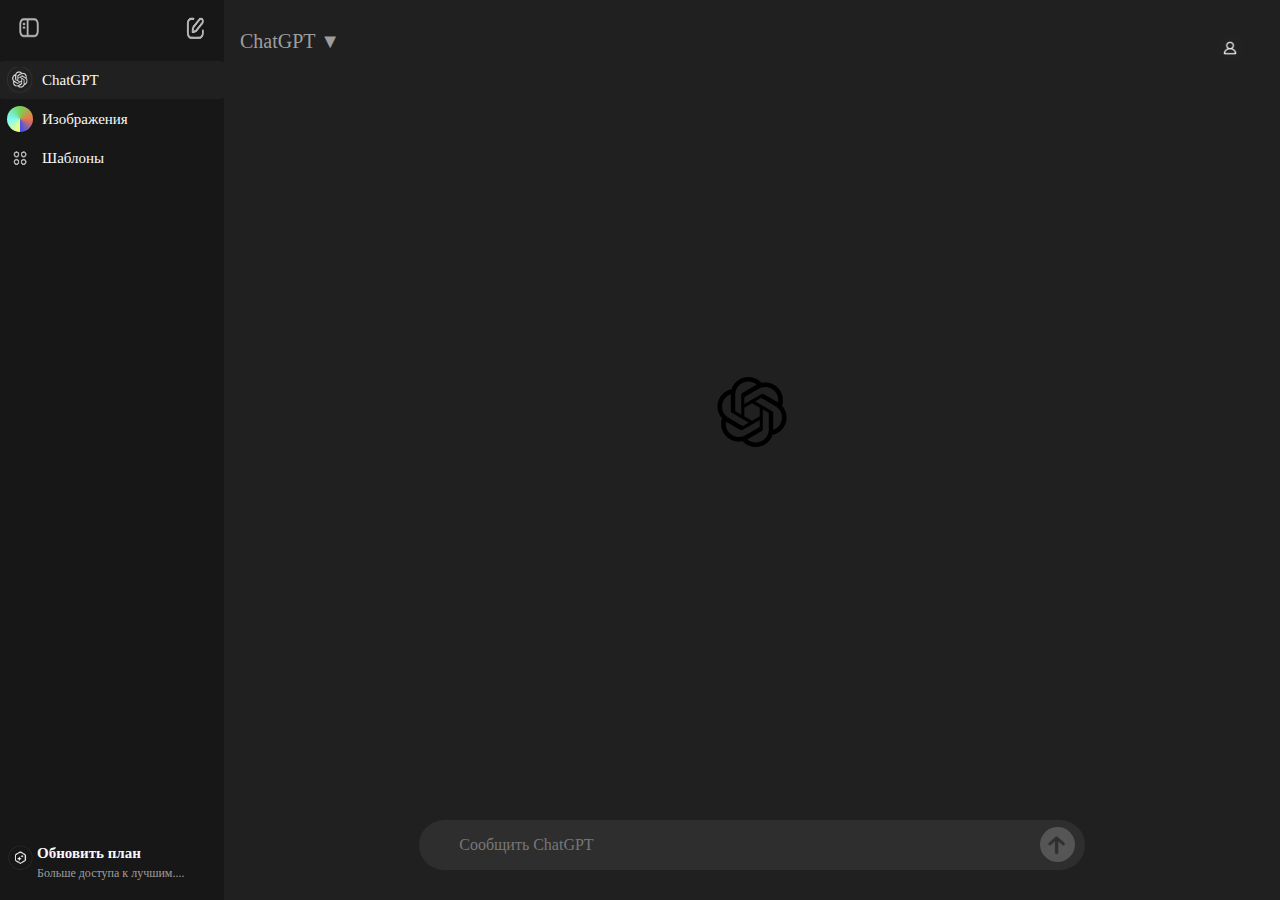
<file: Homework_1/gpt/gpt.html>
<!DOCTYPE html>
<html>
    <head>
        <meta charset="utf-8">
        <title>gpt</title>
    </head>
    <body>
        <div class="leftSidePanel">
            <img src="images\5384538497303573393.jpg" class="icon" style="left: 15px;">
            <img src="images\5384538497303573395.jpg" class="icon" style="right: 15px;">
            <div style="height: 50px; width: 100px;"></div>
            <div class="chapter" style="background-color: #202020;">
                <img src="images\5386790297117258594.jpg" class="leftSideIcon">
                <p class="chapterText">ChatGPT</p>
            </div>
            <div class="chapter">
                <img src="images\icon_images.png" class="leftSideIcon" style="border-radius: 100%;">
                <p class="chapterText">Изображения</p>
            </div>
            <div class="chapter">
                <img src="images\5386790297117258598.jpg" class="leftSideIcon">
                <p class="chapterText">Шаблоны</p>
            </div>
            <div class="advertisement">
                <img src="images\5386790297117259536.jpg" class="leftSideIcon">
                <strong class="advertisementText">Обновить план</strong>
                <p class="advertisementText" style="bottom: -10px ;font-size: 12px; color: #9E9E9E;">
                    Больше доступа к лучшим....
                </p>
            </div>
        </div>
        <div class="mainCard"> 
            <div class="topPanel">
                <p class="chatGPTText">ChatGPT ▼</p>
                <img src="images\profile_dark.png" class="icon" style="border-radius: 100%; right: 20px; top: 4px">
            </div>
            <div class="GPTIcon">
                <img width="70px" height="70px" src="images/gpt.png">
            </div>
            <div class="searchBox">
                <p class="searchBoxText">Сообщить ChatGPT </p>
                <div class="circle">
                    <img src="images\5384533313278049028.jpg" class="arrow">
                </div>
            </div>
        </div>

            <style>
                body {
                    margin: 0px;
                    padding: 0px;                    
                    overflow: hidden;
                    height: 100vh;
                    display: flex;
                }

                * {
                    box-sizing: border-box;
                }

                .searchBoxText {
                    color: #777777; 
                    font-size: 16px; 
                    padding: 30px;
                    font-family: "Segoe UI";;
                }

                .chatGPTText {
                    color: #9E9E9E; 
                    font-size: 20px; 
                    margin: 0px; 
                    font-family: "Segoe UI";
                }

                .arrow {
                    width: 20px;
                    height: 20px;
                }

                .searchBox {
                    height: 50px;
                    width: 52vw;
                    border-radius: 30px;
                    padding: 10px;
                    margin-top: auto;
                    display: flex;           
                    justify-content: start; 
                    align-items: center;
                    position: relative;
                    background-color: #2E2E2E;                  
                } 
                .circle {
                    width: 35px;
                    height: 35px;
                    border-radius: 100%;
                    margin-left: auto;
                    background-color: #555555;
                    display: flex;
                    justify-content: center;
                    align-items: center;
                }

                

                .GPTIcon {
                    display: flex;
                    justify-content: center;
                    align-items: center;
                    margin-bottom: auto;
                    margin-top: auto;
                    width: 70px;
                    height: 70px;
                }

                .topPanel {
                    width: 80vw;
                    height: 60px;
                    position: relative;
                    display: flex;
                    justify-content: space-between;
                    align-items: flex-start;
                }

                .advertisementText {
                    color: #FAFAFA;
                    font-size: 15px;
                    position: absolute;
                    left: 40px;
                    font-family: "Segoe UI";
                }

                .advertisement {
                    height: 38px;
                    width: 230px;
                    border-radius: 7px;    
                    position: relative;                
                    position: absolute; 
                    bottom: 17px;                     
                }

                .leftSideIcon {
                    height: 26px;
                    width: 26px;
                    position: absolute;
                    left: 10px;
                }

                
                .chapter {
                    height: 38px;
                    width: 230px;
                    border-radius: 7px;
                    display: flex;
                    align-items: center;
                    position: relative;
                }

                .icon {
                    width: 28px;
                    height: 28px;   
                    position: absolute;
                    top: 15px;                 
                }                
                    
                .mainCard {
                    width: 82.5vw;  
                    height: 100vh;
                    padding: 30px;
                    display: flex;
                    flex-direction: column;
                    align-items: center;
                    justify-content: start;
                    background-color: #202020; 
                    position: relative;
                    gap: 200px;
                } 
                
                .chapterText {
                    color: #FAFAFA;
                    padding: 45px;
                    font-size: 15px;
                    font-family: "Segoe UI";
                }

                .leftSidePanel {
                    background-color: #171717;
                    height: 100vh;
                    width: 17.5vw;
                    display: flex;
                    justify-content: start;
                    flex-direction: column;
                    align-items: center;
                    position: relative;
                    gap: 1px;
                    padding: 10px;
                }                            
            </style>        
    </body>
</html>
</file>
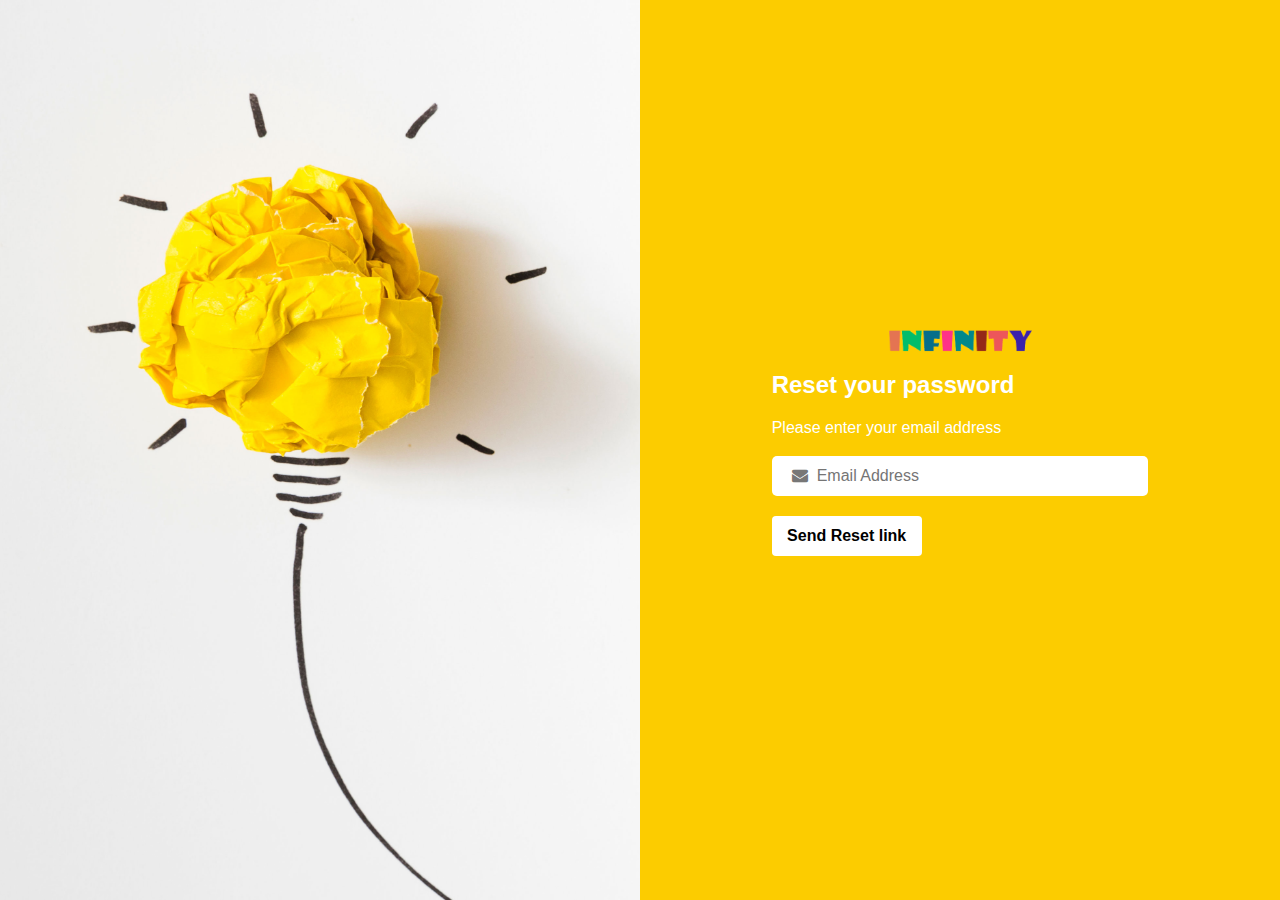
<file: Homework_2/static2/forget.html>
<!DOCTYPE html>
<html>
<head>
	<title>Forget Form</title>
	<meta charset="utf-8">
	<meta name="viewport" content="width=device-width, initial-scale=1, shrink-to-fit=no">
	<link rel="stylesheet" type="text/css" href="style.css">
	<link rel="stylesheet" href="https://stackpath.bootstrapcdn.com/bootstrap/4.3.1/css/bootstrap.min.css">
	<script src="https://code.jquery.com/jquery-3.3.1.slim.min.js"></script>
	<link href="https://stackpath.bootstrapcdn.com/font-awesome/4.7.0/css/font-awesome.min.css" rel="stylesheet">
</head>
<body>
	<div class="container-fluid">
		<div class="row">
			<div class="col-lg-6 col-md-6 d-none d-md-block image-container"></div>

			<div class="col-lg-6 col-md-6 form-container">
				<div class="col-lg-8 col-md-12 col-sm-9 col-xs-12 form-box">
					<div class="text-center logo mb-3">
						<img src="image/logo.png" width="150px">
					</div>
					<div class=" reset-form d-block">
						<form class="reset-password-form">
							<h4 class="mb-3">Reset your password</h4>
							<p class="mb-3 text-white">Please enter your email address</p>
							<div class="form-input">
								<span><i class="fa fa-envelope"></i></span>
								<input type="email" placeholder="Email Address" required>
							</div>
							<div class="mb-3">
								<button class="btn" type="submit">Send Reset link</button>
							</div>
						</form>
					</div>
					<div class="reset-confirmation d-none">
						<div class="mb-4">
							<h4 class="mb-3">Link was send</h4>
							<h6 class="text-white">Please check your inbox</h6>
						</div>
						<div>
							<a href="login.html">
								<button type="submit" class="btn">Login Now</button>
							</a>
						</div>
					</div>
				</div>
			</div>
		</div>
	</div>

	<script type="text/javascript">
		function PasswordReset(){
			$('form.reset-password-form').on('submit', function(e){
				e.preventDefault();
				$('.reset-form').removeClass('d-block').addClass('d-none');

				$('.reset-confirmation').addClass('d-block');
			});
		}

		window.addEventListener('load', function(){
			PasswordReset();
		})
	</script>
</body>
</html>
</file>
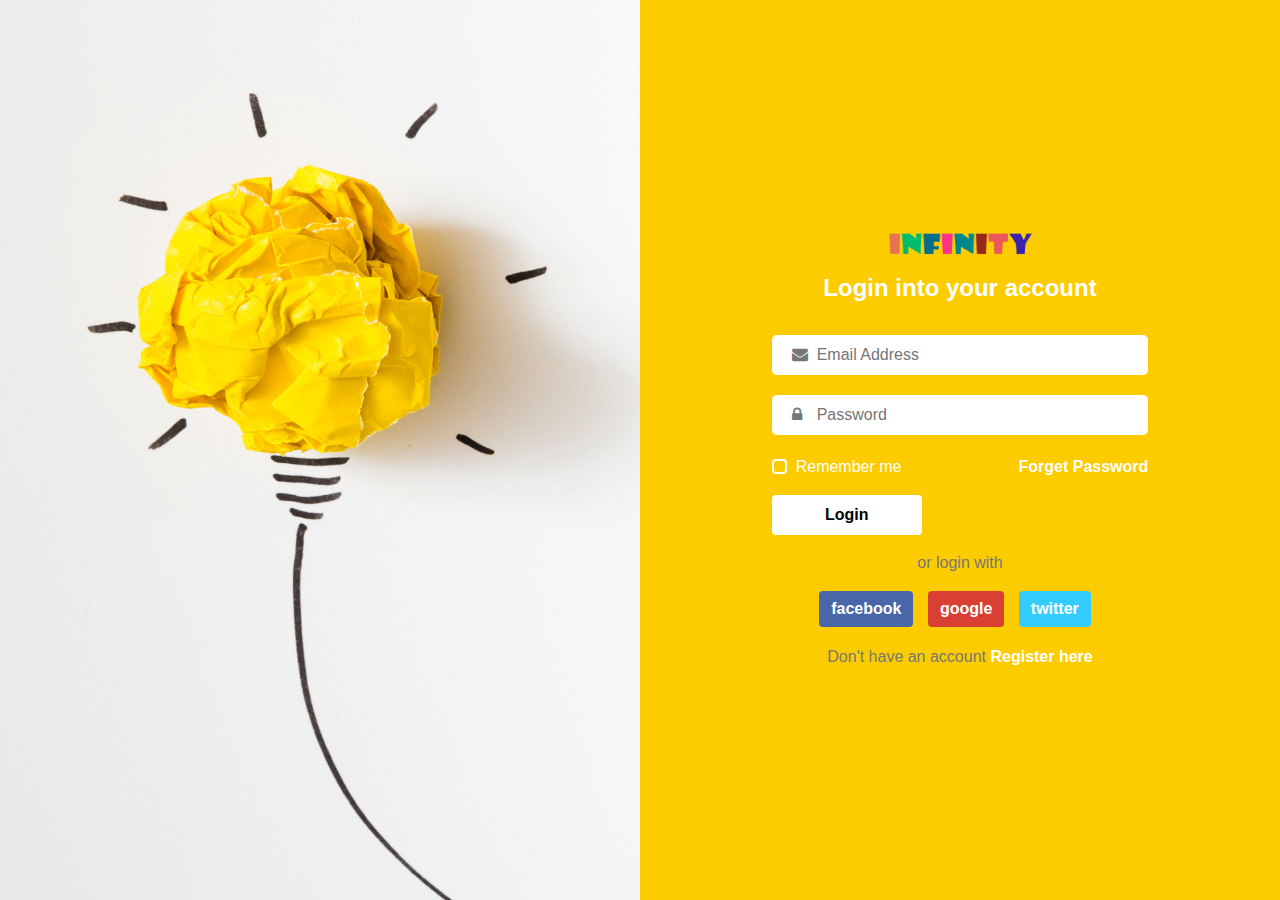
<file: Homework_2/static2/login.html>
<!DOCTYPE html>
<html>
<head>
	<title>Login Form</title>
	<meta charset="utf-8">
	<meta name="viewport" content="width=device-width, initial-scale=1, shrink-to-fit=no">
	<link rel="stylesheet" type="text/css" href="style.css">
	<link rel="stylesheet" href="https://stackpath.bootstrapcdn.com/bootstrap/4.3.1/css/bootstrap.min.css">
	<script src="https://code.jquery.com/jquery-3.3.1.slim.min.js"></script>
	<link href="https://stackpath.bootstrapcdn.com/font-awesome/4.7.0/css/font-awesome.min.css" rel="stylesheet">
</head>
<body>
	<div class="container-fluid">
		<div class="row">
			<div class="col-lg-6 col-md-6 d-none d-md-block image-container"></div>

			<div class="col-lg-6 col-md-6 form-container">
				<div class="col-lg-8 col-md-12 col-sm-9 col-xs-12 form-box text-center">
					<div class="logo mb-3">
						<img src="image/logo.png" width="150px">
					</div>
					<div class="heading mb-4">
						<h4>Login into your account</h4>
					</div>
					<form method="post">
						<div class="form-input">
							<span><i class="fa fa-envelope"></i></span>
							<input type="email" placeholder="Email Address" required>
						</div>
						<div class="form-input">
							<span><i class="fa fa-lock"></i></span>
							<input type="password" placeholder="Password" required>
						</div>
						<div class="row mb-3">
							<div class="col-6 d-flex">
								<div class="custom-control custom-checkbox">
									<input type="checkbox" class="custom-control-input" id="cb1">
									<label class="custom-control-label text-white" for="cb1">Remember me</label>
								</div>
							</div>
							<div class="col-6 text-right">
								<a href="forget.html" class="forget-link">Forget Password</a>
							</div>
						</div>
						<div class="text-left mb-3">
							<button type="submit" class="btn">Login</button>
						</div>
						<div class="text-center mb-2">
							<div class="mb-3" style="color: #777">or login with</div>

							<a href="" class="btn btn-social btn-facebook">facebook</a>

							<a href="" class="btn btn-social btn-google">google</a>

							<a href="" class="btn btn-social btn-twitter">twitter</a>
						</div>
						<div style="color: #777">Don't have an account
							<a href="register.html" class="register-link">Register here</a>
						</div>
					</form>
				</div>
			</div>
		</div>
	</div>
</body>
</html>
</file>
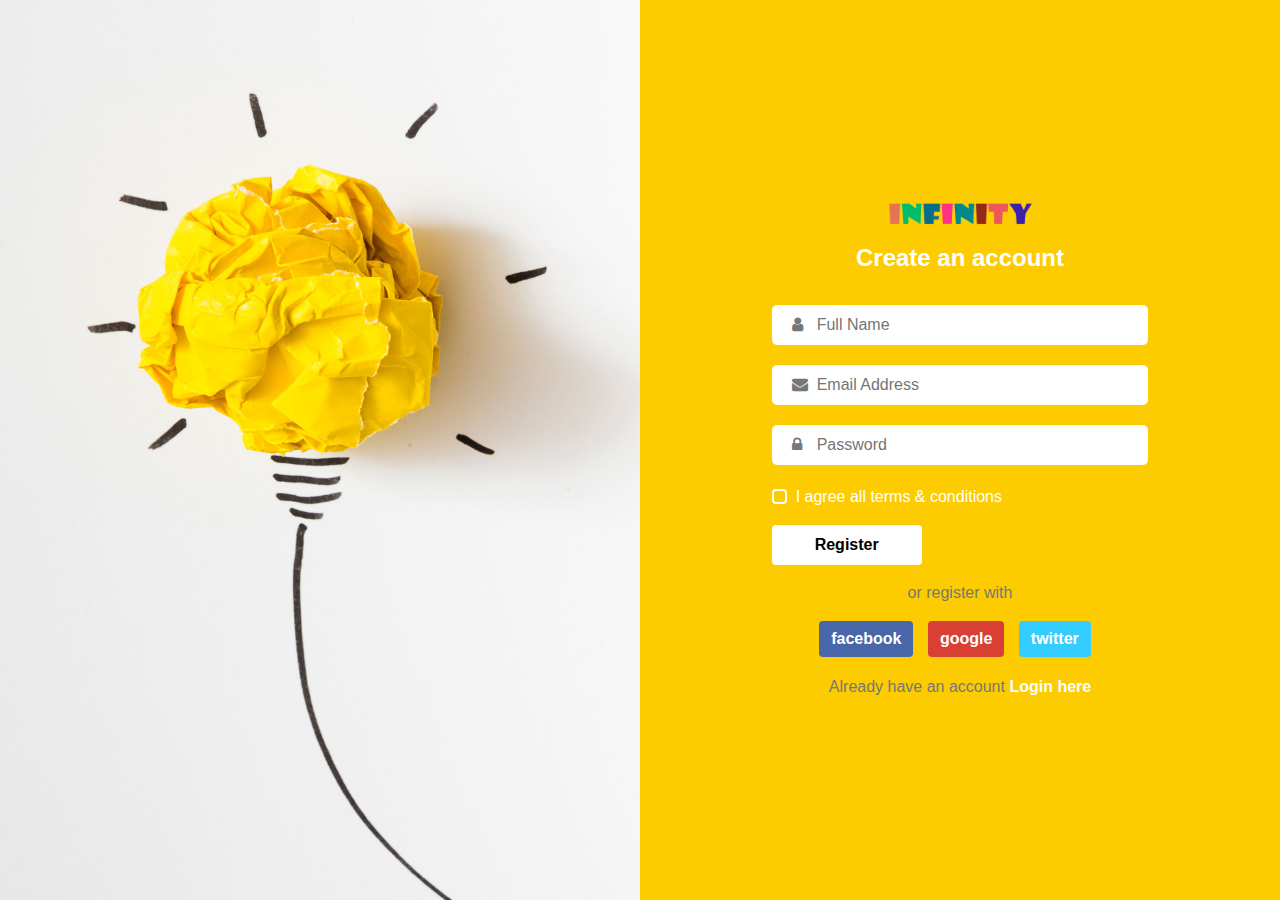
<file: Homework_2/static2/register.html>
<!DOCTYPE html>
<html>
<head>
	<title>Register Form</title>
	<meta charset="utf-8">
	<meta name="viewport" content="width=device-width, initial-scale=1, shrink-to-fit=no">
	<link rel="stylesheet" type="text/css" href="style.css">
	<link rel="stylesheet" href="https://stackpath.bootstrapcdn.com/bootstrap/4.3.1/css/bootstrap.min.css">
	<script src="https://code.jquery.com/jquery-3.3.1.slim.min.js"></script>
	<link href="https://stackpath.bootstrapcdn.com/font-awesome/4.7.0/css/font-awesome.min.css" rel="stylesheet">
</head>
<body>
	<div class="container-fluid">
		<div class="row">
			<div class="col-lg-6 col-md-6 d-none d-md-block image-container"></div>

			<div class="col-lg-6 col-md-6 form-container">
				<div class="col-lg-8 col-md-12 col-sm-9 col-xs-12 form-box text-center">
					<div class="logo mb-3">
						<img src="image/logo.png" width="150px">
					</div>
					<div class="heading mb-4">
						<h4>Create an account</h4>
					</div>
					<form>
						<div class="form-input">
							<span><i class="fa fa-user"></i></span>
							<input type="text" placeholder="Full Name" required>
						</div>
						<div class="form-input">
							<span><i class="fa fa-envelope"></i></span>
							<input type="email" placeholder="Email Address" required>
						</div>
						<div class="form-input">
							<span><i class="fa fa-lock"></i></span>
							<input type="password" placeholder="Password" required>
						</div>
						<div class="row mb-3">
							<div class="col-12 d-flex">
								<div class="custom-control custom-checkbox">
									<input type="checkbox" class="custom-control-input" id="cb1">
									<label class="custom-control-label text-white" for="cb1">I agree all terms & conditions</label>
								</div>
							</div>
						</div>
						<div class="text-left mb-3">
							<button type="submit" class="btn">Register</button>
						</div>
						<div class="text-center mb-2">
							<div class="mb-3" style="color: #777">or register with</div>

							<a href="" class="btn btn-social btn-facebook">facebook</a>

							<a href="" class="btn btn-social btn-google">google</a>

							<a href="" class="btn btn-social btn-twitter">twitter</a>
						</div>
						<div style="color: #777">Already have an account
							<a href="login.html" class="login-link">Login here</a>
						</div>
					</form>
				</div>
			</div>
		</div>
	</div>
</body>
</html>
</file>
<file: Homework_2/static2/style.css>
.image-container{
    background: url('image/bg.jpg') center no-repeat;
    background-size: cover;
    height: 100vh;
}

.form-container{
    background-color: #fccc00;
    display: flex;
    justify-content: center;
}

.form-box{
    display: flex;
    flex-direction: column;
    justify-content: center;
    min-height: 100vh;
}

.form-box h4{
    font-weight: bold;
    color: #fff;
}

.form-box .form-input{
    position: relative;
}

.form-box .form-input input{
    width: 100%;
    height: 40px;
    margin-bottom: 20px;
    border:none;
    border-radius: 5px;
    outline: none;
    background: white;
    padding-left: 45px;
}

.form-box .form-input span{
    position: absolute;
    top: 8px;
    padding-left: 20px;
    color: #777;
}

.form-box .form-input input::placeholder{
    padding-left: 0px;
}

.form-box .form-input input:focus,
.form-box .form-input input:valid{
    border-bottom: 2px solid #48403d;
}

.form-box input[type="checkbox"]:not(:checked) + label:before{
    background: transparent;
    border: 2px solid #fff;
    width: 15px;
    height: 15px;
}

.form-box .custom-checkbox .custom-control-input:checked ~ .custom-control-label::before{
    background-color: #48403d;
    border: 0px;
}

.forget-link, .register-link, .login-link{
    color: #fff;
    font-weight: bold;
}

.forget-link:hover, .register-link:hover, .login-link:hover{
    color: #292525;
}

.form-box button[type="submit"]{
    border: none;
    cursor: pointer;
    width: 150px;
    height: 40px;
    border-right: 5px;
    background-color: #fff;
    color: #000;
    font-weight: bold;
    transition: 0.5s;
}

.form-box button[type="submit"]:hover{
    box-shadow: 0px 9px 10px -2px rgba(0,0,0,0.55);
    -webkit-box-shadow: 0px 9px 10px -2px rgba(0,0,0,0.55);
    -moz-box-shadow: 0px 9px 10px -2px rgba(0,0,0,0.55);
}

.form-box .btn-social{
    color: #fff;
    border: 0px;
    display: inline-block;
    margin: 0px;
    margin-right: 10px;
    font-weight: bold;
    margin-bottom: 10px;
}

.form-box .btn-facebook{
    background: #4866a8;
}

.form-box .btn-google{
    background: #da3f34;
}

.form-box .btn-twitter{
    background: #33ccff;
}

.form-box .btn-facebook:hover{
    background: #3d5785;
    color: #fff;
}

.form-box .btn-google:hover{
    background: #bf3b31;
    color: #fff;
}

.form-box .btn-twitter:hover{
    background: #2eb7e5;
    color: #fff;
}
</file>
